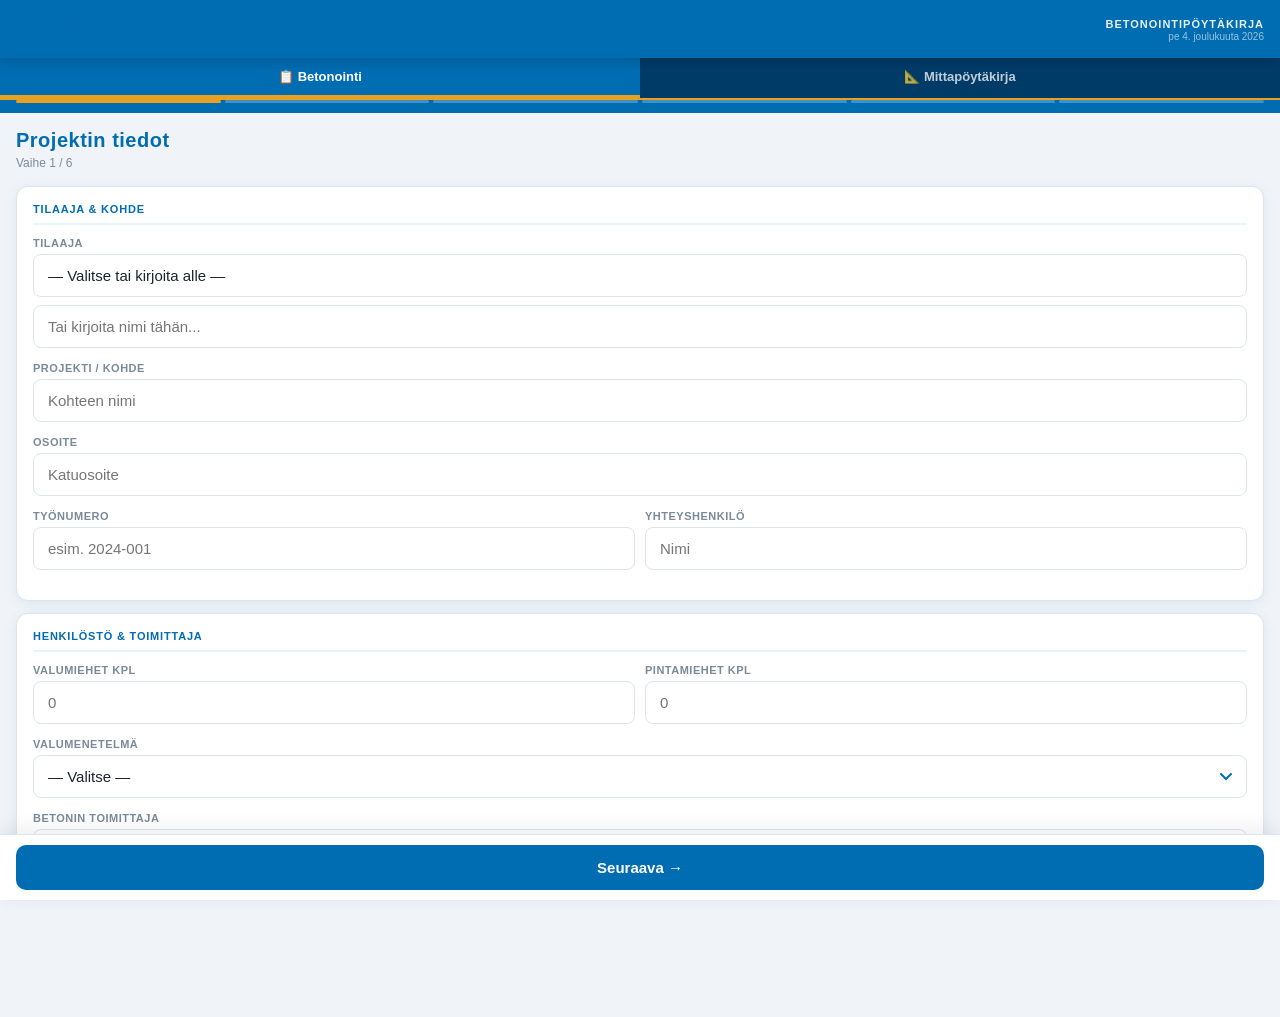
<file: index.html>
<!DOCTYPE html>
<html lang="fi">
<head>
<meta charset="UTF-8">
<meta name="viewport" content="width=device-width, initial-scale=1.0, maximum-scale=1.0, user-scalable=no">
<meta name="apple-mobile-web-app-capable" content="yes">
<meta name="mobile-web-app-capable" content="yes">
<meta name="theme-color" content="#006CB1">
<link rel="manifest" href="app-manifest.json">
<title>BC Floors – Betonointipöytäkirja</title>
<style>


  :root {
    --blue: #006CB1;
    --blue-dark: #00528a;
    --blue-light: #e8f4fc;
    --orange: #e8a020;
    --bg: #f0f4f8;
    --card: #ffffff;
    --border: #dde4ec;
    --text: #1a2530;
    --label: #006CB1;
    --muted: #7a8a9a;
    --radius: 12px;
    --shadow: 0 2px 12px rgba(0,108,177,0.10);
  }

  * { box-sizing: border-box; margin: 0; padding: 0; -webkit-tap-highlight-color: transparent; }

  body {
    font-family: Arial, sans-serif;
    background: var(--bg);
    color: var(--text);
    min-height: 100vh;
    padding-bottom: 100px;
  }

  /* ── APP HEADER ── */
  .app-header {
    background: var(--blue);
    padding: 14px 16px 12px;
    display: flex;
    align-items: center;
    justify-content: space-between;
    position: sticky;
    top: 0;
    z-index: 100;
    box-shadow: 0 2px 12px rgba(0,0,0,0.2);
  }
  .app-header img { height: 32px; width: auto; }
  .app-header-right { text-align: right; }
  .app-header-title { color: white; font-size: 11px; font-weight: 700; letter-spacing: 1px; opacity: 0.9; }
  .app-header-date { color: rgba(255,255,255,0.6); font-size: 10px; margin-top: 1px; }

  /* ── PROGRESS BAR ── */
  .progress-wrap {
    background: var(--blue-dark);
    padding: 0 16px 10px;
    background: var(--blue);
  }
  .progress-steps {
    display: flex;
    gap: 4px;
  }
  .step-dot {
    flex: 1;
    height: 3px;
    background: rgba(255,255,255,0.25);
    border-radius: 2px;
    transition: background 0.3s;
  }
  .step-dot.active { background: var(--orange); }
  .step-dot.done { background: rgba(255,255,255,0.7); }

  /* ── SECTIONS ── */
  .section {
    display: none;
    padding: 16px;
    animation: fadeIn 0.2s ease;
  }
  .section.active { display: block; }
  @keyframes fadeIn { from { opacity:0; transform:translateY(6px); } to { opacity:1; transform:translateY(0); } }

  .section-title {
    font-family: Arial, sans-serif;
    font-size: 20px;
    font-weight: 700;
    color: var(--blue);
    letter-spacing: 0.5px;
    margin-bottom: 4px;
  }
  .section-subtitle {
    font-size: 12px;
    color: var(--muted);
    margin-bottom: 16px;
  }

  /* ── CARDS ── */
  .card {
    background: var(--card);
    border-radius: var(--radius);
    padding: 16px;
    margin-bottom: 12px;
    box-shadow: var(--shadow);
    border: 1px solid var(--border);
  }
  .card-title {
    font-size: 11px;
    font-weight: 700;
    color: var(--blue);
    letter-spacing: 0.8px;
    text-transform: uppercase;
    margin-bottom: 12px;
    padding-bottom: 8px;
    border-bottom: 2px solid var(--blue-light);
  }

  /* ── FIELDS ── */
  .field {
    margin-bottom: 14px;
  }
  .field:last-child { margin-bottom: 0; }
  .field label {
    display: block;
    font-size: 11px;
    font-weight: 600;
    color: var(--muted);
    text-transform: uppercase;
    letter-spacing: 0.5px;
    margin-bottom: 5px;
  }
  .field input, .field select, .field textarea {
    width: 100%;
    padding: 12px 14px;
    border: 1.5px solid var(--border);
    border-radius: 8px;
    font-family: Arial, sans-serif;
    font-size: 15px;
    color: var(--text);
    background: white;
    outline: none;
    transition: border-color 0.2s, box-shadow 0.2s;
    -webkit-appearance: none;
    appearance: none;
  }
  .field input:focus, .field select:focus, .field textarea:focus {
    border-color: var(--blue);
    box-shadow: 0 0 0 3px rgba(0,108,177,0.12);
  }
  .field select {
    background-image: url("data:image/svg+xml,%3Csvg xmlns='http://www.w3.org/2000/svg' width='12' height='8' viewBox='0 0 12 8'%3E%3Cpath d='M1 1l5 5 5-5' stroke='%23006CB1' stroke-width='2' fill='none' stroke-linecap='round'/%3E%3C/svg%3E");
    background-repeat: no-repeat;
    background-position: right 14px center;
    padding-right: 38px;
  }
  .field textarea {
    resize: none;
    height: 80px;
    line-height: 1.5;
  }
  .field-row {
    display: grid;
    grid-template-columns: 1fr 1fr;
    gap: 10px;
  }
  .field-row3 {
    display: grid;
    grid-template-columns: 1fr 1fr 1fr;
    gap: 8px;
  }

  /* ── CHECKBOXES ── */
  .check-grid {
    display: flex;
    flex-wrap: wrap;
    gap: 8px;
  }
  .check-pill {
    display: flex;
    align-items: center;
    gap: 6px;
    background: var(--blue-light);
    border: 1.5px solid var(--border);
    border-radius: 20px;
    padding: 6px 12px;
    cursor: pointer;
    transition: all 0.15s;
    user-select: none;
  }
  .check-pill input { display: none; }
  .check-pill span {
    font-size: 13px;
    font-weight: 600;
    color: var(--muted);
  }
  .check-pill.checked {
    background: var(--blue);
    border-color: var(--blue);
  }
  .check-pill.checked span { color: white; }

  /* ── YES/NO TOGGLE ── */
  .toggle-row {
    display: flex;
    align-items: center;
    justify-content: space-between;
    padding: 10px 0;
    border-bottom: 1px solid var(--border);
  }
  .toggle-row:last-child { border-bottom: none; }
  .toggle-label {
    font-size: 14px;
    font-weight: 500;
    color: var(--text);
    flex: 1;
  }
  .toggle-sub {
    font-size: 12px;
    color: var(--muted);
    margin-top: 2px;
  }
  .toggle-btns {
    display: flex;
    border-radius: 8px;
    overflow: hidden;
    border: 1.5px solid var(--border);
    flex-shrink: 0;
  }
  .toggle-btn {
    padding: 8px 16px;
    font-family: Arial, sans-serif;
    font-size: 13px;
    font-weight: 600;
    border: none;
    background: white;
    color: var(--muted);
    cursor: pointer;
    transition: all 0.15s;
  }
  .toggle-btn + .toggle-btn { border-left: 1.5px solid var(--border); }
  .toggle-btn.active-yes { background: #22c55e; color: white; }
  .toggle-btn.active-no  { background: #ef4444; color: white; }

  /* ── DROPDOWN AFTER TOGGLE ── */
  .sub-select {
    margin-top: 8px;
    display: none;
  }
  .sub-select.visible { display: block; }

  /* ── SIGNATURE ── */
  .sig-canvas {
    width: 100%;
    height: 120px;
    border: 2px dashed var(--border);
    border-radius: 10px;
    background: #fafbfc;
    display: block;
    touch-action: none;
    cursor: crosshair;
  }
  .sig-canvas.has-sig {
    border-color: var(--blue);
    border-style: solid;
    background: white;
  }
  .sig-actions {
    display: flex;
    justify-content: space-between;
    align-items: center;
    margin-top: 6px;
  }
  .sig-hint { font-size: 11px; color: var(--muted); }
  .sig-clear {
    font-family: Arial, sans-serif;
    font-size: 12px;
    font-weight: 600;
    color: var(--muted);
    background: none;
    border: 1px solid var(--border);
    border-radius: 6px;
    padding: 4px 10px;
    cursor: pointer;
  }

  /* ── TIME FIELDS ── */
  .time-now-btn {
    position: absolute;
    right: 10px;
    top: 50%;
    transform: translateY(-50%);
    font-size: 10px;
    font-weight: 700;
    color: var(--blue);
    background: var(--blue-light);
    border: none;
    border-radius: 4px;
    padding: 3px 7px;
    cursor: pointer;
  }
  .field-relative { position: relative; }

  /* ── BOTTOM NAV ── */
  .bottom-nav {
    position: fixed;
    bottom: 0;
    left: 0;
    right: 0;
    background: white;
    border-top: 1px solid var(--border);
    display: flex;
    padding: 10px 16px;
    gap: 10px;
    box-shadow: 0 -4px 20px rgba(0,0,0,0.08);
    z-index: 100;
  }
  .btn-back {
    flex: 1;
    padding: 14px;
    border-radius: 10px;
    border: 2px solid var(--border);
    background: white;
    font-family: Arial, sans-serif;
    font-size: 15px;
    font-weight: 700;
    color: var(--muted);
    cursor: pointer;
  }
  .btn-next {
    flex: 2;
    padding: 14px;
    border-radius: 10px;
    border: none;
    background: var(--blue);
    font-family: Arial, sans-serif;
    font-size: 15px;
    font-weight: 700;
    color: white;
    cursor: pointer;
    display: flex;
    align-items: center;
    justify-content: center;
    gap: 6px;
    transition: background 0.15s;
  }
  .btn-next:active { background: var(--blue-dark); }
  .btn-finish {
    flex: 2;
    padding: 14px;
    border-radius: 10px;
    border: none;
    background: var(--orange);
    font-family: Arial, sans-serif;
    font-size: 15px;
    font-weight: 700;
    color: white;
    cursor: pointer;
    transition: background 0.15s;
  }

  /* ── SUMMARY ── */
  .summary-row {
    display: flex;
    justify-content: space-between;
    padding: 8px 0;
    border-bottom: 1px solid var(--border);
    font-size: 13px;
  }
  .summary-row:last-child { border-bottom: none; }
  .summary-key { color: var(--muted); font-weight: 500; }
  .summary-val { font-weight: 600; color: var(--text); text-align: right; max-width: 55%; }

  /* ── SUCCESS ── */
  .success-screen {
    display: none;
    flex-direction: column;
    align-items: center;
    justify-content: center;
    min-height: 70vh;
    padding: 32px;
    text-align: center;
  }
  .success-screen.active { display: flex; }
  .success-icon {
    font-size: 64px;
    margin-bottom: 20px;
    animation: pop 0.4s cubic-bezier(0.175,0.885,0.32,1.275);
  }
  @keyframes pop { from{transform:scale(0)} to{transform:scale(1)} }
  .success-title { font-family: 'Barlow Condensed',sans-serif; font-size: 28px; font-weight: 800; color: var(--blue); margin-bottom: 8px; }
  .success-sub { font-size: 14px; color: var(--muted); margin-bottom: 32px; }
  .btn-download {
    width: 100%;
    padding: 16px;
    border-radius: 12px;
    border: none;
    background: var(--blue);
    color: white;
    font-family: Arial, sans-serif;
    font-size: 16px;
    font-weight: 700;
    cursor: pointer;
    margin-bottom: 12px;
  }
  .btn-new {
    width: 100%;
    padding: 14px;
    border-radius: 12px;
    border: 2px solid var(--border);
    background: white;
    color: var(--muted);
    font-family: Arial, sans-serif;
    font-size: 15px;
    font-weight: 700;
    cursor: pointer;
  }
</style>
</head>
<body>

<!-- APP HEADER -->
<div class="app-header">
  <img src="[data-uri]" alt="BC Floors">
  <div class="app-header-right">
    <div class="app-header-title">BETONOINTIPÖYTÄKIRJA</div>
    <div class="app-header-date" id="headerDate"></div>
  </div>
</div>

<!-- TAB NAV -->
<div style="background:#004f8a;display:flex;border-bottom:2px solid #e8a020;">
  <button id="tab-betoni" onclick="switchTab('betoni')" style="flex:1;padding:11px;background:#006CB1;color:white;border:none;font-family:Arial,sans-serif;font-size:13px;font-weight:700;cursor:pointer;border-bottom:3px solid #e8a020;">📋 Betonointi</button>
  <button id="tab-mitta" onclick="switchTab('mitta')" style="flex:1;padding:11px;background:rgba(0,0,0,0.25);color:rgba(255,255,255,0.75);border:none;font-family:Arial,sans-serif;font-size:13px;font-weight:700;cursor:pointer;border-bottom:3px solid transparent;">📐 Mittapöytäkirja</button>
</div>

<!-- BETONI WRAPPER -->
<div id="betoni-wrapper">

<!-- PROGRESS -->
<div class="progress-wrap">
  <div class="progress-steps" id="progressSteps"></div>
</div>

<!-- ═══ VAIHE 1: PROJEKTI ═══ -->
<div class="section active" id="s1">
  <div class="section-title">Projektin tiedot</div>
  <div class="section-subtitle">Vaihe 1 / 6</div>

  <div class="card">
    <div class="card-title">Tilaaja & kohde</div>
    <div class="field">
      <label>Tilaaja</label>
      <select onchange="tilaajaPick(this)" style="width:100%;padding:12px 14px;border:1.5px solid #dde4ec;border-radius:8px;font-family:Arial,sans-serif;font-size:15px;color:#1a2530;background:white;margin-bottom:8px;-webkit-appearance:none;">
          <option value="">— Valitse tai kirjoita alle —</option>
          <option>Tekova Oyj</option>
          <option>Best-Hall Oy</option>
          <option>TT-Estate Oy</option>
          <option>Brand toimitilat Oy</option>
          <option>Jalon Oy</option>
          <option>Jatke Oy</option>
          <option>Jatke Toimitilat Oy</option>
          <option>Varte Oy</option>
        </select>
        <input type="text" id="tilaaja" placeholder="Tai kirjoita nimi tähän...">
    </div>
    <div class="field">
      <label>Projekti / Kohde</label>
      <input type="text" id="projekti" placeholder="Kohteen nimi">
    </div>
    <div class="field">
      <label>Osoite</label>
      <input type="text" id="osoite" placeholder="Katuosoite">
    </div>
    <div class="field-row">
      <div class="field">
        <label>Työnumero</label>
        <input type="text" id="tyonumero" placeholder="esim. 2024-001">
      </div>
      <div class="field">
        <label>Yhteyshenkilö</label>
        <input type="text" id="yhteyshenkilö" placeholder="Nimi">
      </div>
    </div>
  </div>

  <div class="card">
    <div class="card-title">Henkilöstö & toimittaja</div>
    <div class="field-row">
      <div class="field">
        <label>Valumiehet kpl</label>
        <input type="number" id="valumiehet" min="0" placeholder="0">
      </div>
      <div class="field">
        <label>Pintamiehet kpl</label>
        <input type="number" id="pintamiehet" min="0" placeholder="0">
      </div>
    </div>
    <div class="field">
      <label>Valumenetelmä</label>
      <select id="valumetodi">
        <option value="">— Valitse —</option>
        <option>Käsinvalu</option>
        <option>Konevalu</option>
        
      </select>
    </div>
    <div class="field">
      <label>Betonin toimittaja</label>
      <select id="toimittaja">
        <option value="">— Valitse —</option>
        <option>Rudus Oy</option>
        <option>Ruskonbetoni Oy</option>
        <option>Mäkirekolan Betoni Oy</option>
        <option>Schwenk Oy</option>
            <option>Lujabetoni Oy</option>
            <option>Swerock Oy</option>
      </select>
    </div>
  </div>
</div>

<!-- ═══ VAIHE 2: VALUALUE ═══ -->
<div class="section" id="s2">
  <div class="section-title">Valualue & rakenne</div>
  <div class="section-subtitle">Vaihe 2 / 6</div>

  <div class="card">
    <div class="card-title">Sijainti</div>
    <div class="field">
      <label>Valualue / sijainti</label>
      <input type="text" id="valualue" placeholder="esim. Varasto, 1. kerros">
    </div>
    <div class="field-row">
      <div class="field">
        <label>Rakennetyyppi</label>
        <input type="text" id="rakennetyyppi" placeholder="esim. AP1">
      </div>
      <div class="field">
        <label>Kerros</label>
        <input type="text" id="kerros" placeholder="esim. 1">
      </div>
    </div>
  </div>

  <div class="card">
    <div class="card-title">Mitat & betonimäärät</div>
    <div class="field-row">
      <div class="field">
        <label>Neliömäärä m²</label>
        <input type="number" id="neliomaara" step="0.1" placeholder="0.0" oninput="laskeBetoni()">
      </div>
      <div class="field">
        <label>Paksuus mm</label>
        <input type="number" id="paksuus" placeholder="0" oninput="laskeBetoni()">
      </div>
    </div>
    <div class="field-row">
      <div class="field">
        <label>Teor. betoni m³</label>
        <input type="number" id="teorBetoni" step="0.01" placeholder="Lasketaan automaattisesti" readonly style="background:#e8f4fc;color:#006CB1;font-weight:700;">
      </div>
      <div class="field">
        <label>Tot. betoni m³</label>
        <input type="number" id="totBetoni" step="0.1" placeholder="0.0">
      </div>
    </div>
  </div>
</div>

<!-- ═══ VAIHE 3: BETONI ═══ -->
<div class="section" id="s3">
  <div class="section-title">Betonin tiedot</div>
  <div class="section-subtitle">Vaihe 3 / 6</div>

  <div class="card">
    <div class="card-title">Lujuus & ominaisuudet</div>
    <div class="field">
      <label>Lujuusluokka</label>
      <select id="lujuus">
        <option value="">— Valitse —</option>
        <option>C25/30</option>
        <option>C30/37</option>
        <option>C32/40</option>
        <option>C35/45</option>
      </select>
    </div>
    <div class="field-row">
      <div class="field">
        <label>Raekoko</label>
        <select id="raekoko">
          <option value="">— Valitse —</option>
          <option>#8 mm</option>
          <option>#16 mm</option>
          <option>#32 mm</option>
        </select>
      </div>
      <div class="field">
        <label>Käyttöikä</label>
        <select id="kayttoika">
          <option value="">— Valitse —</option>
          <option>50 v</option>
          <option>100 v</option>
        </select>
      </div>
    </div>
    <div class="field-row">
      <div class="field">
        <label>Kuitumäärä kg/m³</label>
        <select id="kuitumaara"><option value="">— Valitse —</option>
            <option>15 kg/m³</option>
            <option>20 kg/m³</option>
            <option>25 kg/m³</option>
            <option>30 kg/m³</option>
            <option>35 kg/m³</option>
            <option>40 kg/m³</option>
            <option>3,5 kg/m³</option>
            <option>0,9 kg/m³</option></select>
      </div>
      <div class="field">
        <label>Kuitutyyppi</label>
        <select id="kuitutyyppi">
          <option value="">— Valitse —</option>
          <option>Arcelor HE 90/60</option>
          <option>Arcelor HE 90/60+</option>
          <option>Arcelor HE 1/50</option>
          <option>Forta-Ferro</option>
          <option>LHT 50/50</option>
          <option>LHO 50/50</option>
          <option>CHT 65/60</option>
          <option>CHO 80/60</option>
            <option>Arcelor Tabix 90/35</option>
            <option>Arcelor HE +90/60</option>
            <option>Arcelor HE ++90/60</option>
        </select>
      </div>
    </div>
    <div class="field">
      <label>Lisäaineet</label>
      <select id="lisaaineet">
        <option value="">— Ei lisäaineita —</option>
        <option>Sikacontrol</option>
        <option>Dry D1</option>
            <option>Centrament SRA 1</option>
      </select>
    </div>
  </div>

  <div class="card">
    <div class="card-title">Rasitusluokka</div>
    <div class="check-grid" id="rasitusGrid">
      <label class="check-pill"><input type="checkbox" value="XC1"><span>XC1</span></label>
      <label class="check-pill"><input type="checkbox" value="XC2"><span>XC2</span></label>
      <label class="check-pill"><input type="checkbox" value="XC3"><span>XC3</span></label>
      <label class="check-pill"><input type="checkbox" value="XC4"><span>XC4</span></label>
      <label class="check-pill"><input type="checkbox" value="XF1"><span>XF1</span></label>
      <label class="check-pill"><input type="checkbox" value="XF2"><span>XF2</span></label>
      <label class="check-pill"><input type="checkbox" value="XF3"><span>XF3</span></label>
      <label class="check-pill"><input type="checkbox" value="XF4"><span>XF4</span></label>
      <label class="check-pill"><input type="checkbox" value="XD1"><span>XD1</span></label>
      <label class="check-pill"><input type="checkbox" value="XD2"><span>XD2</span></label>
      <label class="check-pill"><input type="checkbox" value="XD3"><span>XD3</span></label>
      <label class="check-pill"><input type="checkbox" value="XS1"><span>XS1</span></label>
      <label class="check-pill"><input type="checkbox" value="XS2"><span>XS2</span></label>
      <label class="check-pill"><input type="checkbox" value="XS3"><span>XS3</span></label>
      <label class="check-pill"><input type="checkbox" value="NP"><span>NP</span></label>
    </div>
  </div>

  <div class="card">
    <div class="field">
      <label>Muuta / lisätietoja</label>
      <textarea id="muuta" placeholder="Vapaa tekstikenttä..."></textarea>
    </div>
  </div>
</div>

<!-- ═══ VAIHE 4: VALU ═══ -->
<div class="section" id="s4">
  <div class="section-title">Valu</div>
  <div class="section-subtitle">Vaihe 4 / 6</div>

  <div class="card">
    <div class="card-title">Valun ajankohta</div>
    <div class="field-row">
      <div class="field field-relative">
        <label>Valu alkoi</label>
        <select id="valuAlkoi" style="width:100%;padding:12px 14px;border:1.5px solid #dde4ec;border-radius:8px;font-family:Arial,sans-serif;font-size:15px;color:#1a2530;background:white;-webkit-appearance:none;">
<option value="">— Valitse —</option>
<option>05:00</option>
<option>05:30</option>
<option>06:00</option>
<option>06:30</option>
<option>07:00</option>
<option>07:30</option>
<option>08:00</option>
<option>08:30</option>
<option>09:00</option>
<option>09:30</option>
<option>10:00</option>
<option>10:30</option>
<option>11:00</option>
<option>11:30</option>
<option>12:00</option>
<option>12:30</option>
<option>13:00</option>
<option>13:30</option>
<option>14:00</option>
<option>14:30</option>
<option>15:00</option>
<option>15:30</option>
<option>16:00</option>
<option>16:30</option>
<option>17:00</option>
<option>17:30</option>
<option>18:00</option>
<option>18:30</option>
<option>19:00</option>
<option>19:30</option>
<option>20:00</option>
<option>20:30</option>
<option>21:00</option>
<option>21:30</option>
<option>22:00</option>
<option>22:30</option>
<option>23:00</option>
<option>23:30</option>
</select>
        <button class="time-now-btn" onclick="setNow('valuAlkoi')">NYT</button>
      </div>
      <div class="field field-relative">
        <label>Valu päättyi</label>
        <select id="valuPaattyi" style="width:100%;padding:12px 14px;border:1.5px solid #dde4ec;border-radius:8px;font-family:Arial,sans-serif;font-size:15px;color:#1a2530;background:white;-webkit-appearance:none;">
<option value="">— Valitse —</option>
<option>11:00</option>
<option>11:30</option>
<option>12:00</option>
<option>12:30</option>
<option>13:00</option>
<option>13:30</option>
<option>14:00</option>
<option>14:30</option>
<option>15:00</option>
<option>15:30</option>
<option>16:00</option>
<option>16:30</option>
<option>17:00</option>
<option>17:30</option>
<option>18:00</option>
<option>18:30</option>
<option>19:00</option>
<option>19:30</option>
<option>20:00</option>
<option>20:30</option>
<option>21:00</option>
<option>21:30</option>
<option>22:00</option>
<option>22:30</option>
<option>23:00</option>
<option>23:30</option>
</select>
        <button class="time-now-btn" onclick="setNow('valuPaattyi')">NYT</button>
      </div>
    </div>
    <div class="field-row">
      <div class="field">
        <label>Lämpötila alussa °C</label>
        <input type="number" id="lampAlussa" placeholder="0">
      </div>
      <div class="field">
        <label>Lämpötila lopussa °C</label>
        <input type="number" id="lampLopussa" placeholder="0">
      </div>
    </div>
  </div>

  <div class="card">
    <div class="card-title">Pintatyö</div>
    <div class="field-row">
      <div class="field field-relative">
        <label>Hierto alkoi</label>
        <select id="hiertoAlkoi" style="width:100%;padding:12px 14px;border:1.5px solid #dde4ec;border-radius:8px;font-family:Arial,sans-serif;font-size:15px;color:#1a2530;background:white;-webkit-appearance:none;">
<option value="">— Valitse —</option>
<option>11:00</option>
<option>11:30</option>
<option>12:00</option>
<option>12:30</option>
<option>13:00</option>
<option>13:30</option>
<option>14:00</option>
<option>14:30</option>
<option>15:00</option>
<option>15:30</option>
<option>16:00</option>
<option>16:30</option>
<option>17:00</option>
<option>17:30</option>
<option>18:00</option>
<option>18:30</option>
<option>19:00</option>
<option>19:30</option>
<option>20:00</option>
<option>20:30</option>
<option>21:00</option>
<option>21:30</option>
<option>22:00</option>
<option>22:30</option>
<option>23:00</option>
<option>23:30</option>
</select>
        <button class="time-now-btn" onclick="setNow('hiertoAlkoi')">NYT</button>
      </div>
      <div class="field field-relative">
        <label>Hierto päättyi</label>
        <select id="hiertoPaattyi" style="width:100%;padding:12px 14px;border:1.5px solid #dde4ec;border-radius:8px;font-family:Arial,sans-serif;font-size:15px;color:#1a2530;background:white;-webkit-appearance:none;">
<option value="">— Valitse —</option>
<option>16:00</option>
<option>16:30</option>
<option>17:00</option>
<option>17:30</option>
<option>18:00</option>
<option>18:30</option>
<option>19:00</option>
<option>19:30</option>
<option>20:00</option>
<option>20:30</option>
<option>21:00</option>
<option>21:30</option>
<option>22:00</option>
<option>22:30</option>
<option>23:00</option>
<option>23:30</option>
</select>
        <button class="time-now-btn" onclick="setNow('hiertoPaattyi')">NYT</button>
      </div>
    </div>
    <div class="field">
      <label>Pintatyön lämpötila °C</label>
      <input type="number" id="pintaLamp" placeholder="0">
    </div>
  </div>

  <div class="card">
    <div class="card-title">Huomiot valun aikana</div>
    <div class="field">
      <textarea id="valuHuomiot" placeholder="Kirjaa poikkeamat, huomiot..." style="height:100px"></textarea>
    </div>
  </div>
</div>

<!-- ═══ VAIHE 5: PINTATYÖ & JÄLKIHOITO ═══ -->
<div class="section" id="s5">
  <div class="section-title">Pintatyö & jälkihoito</div>
  <div class="section-subtitle">Vaihe 5 / 6</div>

  <div class="card">
    <div class="card-title">Pintatyö</div>
    <div class="toggle-row">
      <div>
        <div class="toggle-label">Betoni hierto</div>
      </div>
      <div class="toggle-btns">
        <button class="toggle-btn" onclick="toggleYN(this,'hierto','yes')">Kyllä</button>
        <button class="toggle-btn" onclick="toggleYN(this,'hierto','no')">Ei</button>
      </div>
    </div>
    <div class="toggle-row">
      <div>
        <div class="toggle-label">Pölynsidonta</div>
      </div>
      <div class="toggle-btns">
        <button class="toggle-btn" onclick="toggleYN(this,'poly','yes')">Kyllä</button>
        <button class="toggle-btn" onclick="toggleYN(this,'poly','no')">Ei</button>
      </div>
    </div>
    <div class="toggle-row">
      <div>
        <div class="toggle-label">Sirote</div>
      </div>
      <div class="toggle-btns">
        <button class="toggle-btn" onclick="toggleYN(this,'sirote','yes')">Kyllä</button>
        <button class="toggle-btn" onclick="toggleYN(this,'sirote','no')">Ei</button>
      </div>
    </div>
    <div class="sub-select" id="sirote-sub">
      <div class="field" style="margin-top:10px">
        <label>Sirote-tuote</label>
        <select id="siroteValinta">
          <option value="">— Valitse tuote —</option>
          <option>Herkulit Top 100</option>
          <option>Herkulit Top 400</option>
          <option>Sikafloor 100</option>
          <option>Sikafloor 200</option>
          <option>Sikafloor 450</option>
          <option>Sikafloor 800</option>
          <option>Sikafloor-2</option>
          <option>Neodur HE2</option>
          <option>Neodur HE3</option>
        </select>
      </div>
    </div>
  </div>

  <div class="card">
    <div class="card-title">Jälkihoito</div>
    <div class="toggle-row">
      <div><div class="toggle-label">Kastelu</div></div>
      <div class="toggle-btns">
        <button class="toggle-btn" onclick="toggleYN(this,'kastelu','yes')">Kyllä</button>
        <button class="toggle-btn" onclick="toggleYN(this,'kastelu','no')">Ei</button>
      </div>
    </div>
    <div class="toggle-row">
      <div><div class="toggle-label">Muovi</div></div>
      <div class="toggle-btns">
        <button class="toggle-btn" onclick="toggleYN(this,'muovi','yes')">Kyllä</button>
        <button class="toggle-btn" onclick="toggleYN(this,'muovi','no')">Ei</button>
      </div>
    </div>
    <div class="toggle-row">
      <div><div class="toggle-label">Välihoitoaine</div></div>
      <div class="toggle-btns">
        <button class="toggle-btn" onclick="toggleYN(this,'valihoito','yes')">Kyllä</button>
        <button class="toggle-btn" onclick="toggleYN(this,'valihoito','no')">Ei</button>
      </div>
    </div>
    <div class="sub-select" id="valihoito-sub">
      <div class="field" style="margin-top:10px">
        <label>Välihoitoaine-tuote</label>
        <select id="valihoitoValinta">
          <option value="">— Valitse tuote —</option>
          <option>Lindolit Pre-Curing</option>
          <option>MasterKure 3WB</option>
        </select>
      </div>
    </div>
    <div class="toggle-row">
      <div><div class="toggle-label">Jälkihoitoaine</div></div>
      <div class="toggle-btns">
        <button class="toggle-btn" onclick="toggleYN(this,'jalkihoito','yes')">Kyllä</button>
        <button class="toggle-btn" onclick="toggleYN(this,'jalkihoito','no')">Ei</button>
      </div>
    </div>
    <div class="sub-select" id="jalkihoito-sub">
      <div class="field" style="margin-top:10px">
        <label>Jälkihoitoaine-tuote</label>
        <select id="jalkihoitoValinta">
          <option value="">— Valitse tuote —</option>
          <option>Lindolit W</option>
          <option>MasterKure 216WB</option>
        </select>
      </div>
    </div>
  </div>

  <div class="card">
    <div class="field">
      <label>Jälkihoito & poikkeamat</label>
      <textarea id="jalkiHuomiot" placeholder="Jälkihoitohuomiot, poikkeamat..." style="height:80px"></textarea>
    </div>
  </div>
</div>

<!-- ═══ VAIHE 6: ALLEKIRJOITUKSET ═══ -->
<div class="section" id="s6">
  <div class="section-title">Allekirjoitukset</div>
  <div class="section-subtitle">Vaihe 6 / 6</div>

  <div class="card">
    <div class="card-title">Urakoitsijan allekirjoitus</div>
    <canvas id="sig1" class="sig-canvas" width="700" height="160"></canvas>
    <div class="sig-actions">
      <span class="sig-hint">✍️ Allekirjoita sormella</span>
      <button class="sig-clear" onclick="clearSig('sig1')">✕ Tyhjennä</button>
    </div>
    <div class="field" style="margin-top:12px">
      <label>Nimen selvennys</label>
      <input type="text" id="sig1name" placeholder="Kirjoita nimi">
    </div>
    <div class="field">
      <label>Päiväys</label>
      <input type="date" id="sig1date">
    </div>
  </div>

  <div class="card">
    <div class="card-title">Tilaajan allekirjoitus</div>
    <canvas id="sig2" class="sig-canvas" width="700" height="160"></canvas>
    <div class="sig-actions">
      <span class="sig-hint">✍️ Allekirjoita sormella</span>
      <button class="sig-clear" onclick="clearSig('sig2')">✕ Tyhjennä</button>
    </div>
    <div class="field" style="margin-top:12px">
      <label>Nimen selvennys</label>
      <input type="text" id="sig2name" placeholder="Kirjoita nimi">
    </div>
    <div class="field">
      <label>Päiväys</label>
      <input type="date" id="sig2date">
    </div>
  </div>
</div>

</div><!-- /betoni-wrapper -->

<!-- ═══ MITTAPÖYTÄKIRJA ═══ -->
<div id="mitta-wrapper" style="display:none;padding:16px;padding-bottom:100px;">
  <div style="font-family:Arial,sans-serif;font-size:20px;font-weight:700;color:#006CB1;margin-bottom:4px;">Mittapöytäkirja</div>
  <div style="font-size:12px;color:#7a8a9a;margin-bottom:16px;">BC Floors Oy</div>

  <!-- Perustiedot -->
  <div style="background:white;border-radius:12px;padding:16px;margin-bottom:12px;box-shadow:0 2px 12px rgba(0,108,177,0.10);border:1px solid #dde4ec;">
    <div style="font-size:11px;font-weight:700;color:#006CB1;letter-spacing:0.8px;text-transform:uppercase;margin-bottom:12px;padding-bottom:8px;border-bottom:2px solid #e8f4fc;">Perustiedot</div>
    <div style="margin-bottom:14px;">
      <label style="display:block;font-size:11px;font-weight:600;color:#7a8a9a;text-transform:uppercase;letter-spacing:0.5px;margin-bottom:5px;">Tilaaja</label>
      <select onchange="mittaTilaajaPick(this)" style="width:100%;padding:12px 14px;border:1.5px solid #dde4ec;border-radius:8px;font-family:Arial,sans-serif;font-size:15px;color:#1a2530;background:white;margin-bottom:8px;-webkit-appearance:none;">
        <option value="">— Valitse —</option>
        <option>Tekova Oyj</option><option>Best-Hall Oy</option><option>TT-Estate Oy</option>
        <option>Brand toimitilat Oy</option><option>Jalon Oy</option><option>Jatke Oy</option>
        <option>Jatke Toimitilat Oy</option><option>Varte Oy</option>
        <option value="__muu__">Muu (kirjoita alle)</option>
      </select>
      <input type="text" id="m_tilaaja" placeholder="tai kirjoita nimi..." style="display:none;" style="width:100%;padding:12px 14px;border:1.5px solid #dde4ec;border-radius:8px;font-family:Arial,sans-serif;font-size:15px;color:#1a2530;background:white;outline:none;">
    </div>
    <div style="display:grid;grid-template-columns:1fr 1fr;gap:10px;margin-bottom:14px;">
      <div>
        <label style="display:block;font-size:11px;font-weight:600;color:#7a8a9a;text-transform:uppercase;letter-spacing:0.5px;margin-bottom:5px;">Työmaa</label>
        <input type="text" id="m_tyomaa" placeholder="Kohteen nimi" style="width:100%;padding:12px 14px;border:1.5px solid #dde4ec;border-radius:8px;font-family:Arial,sans-serif;font-size:15px;color:#1a2530;outline:none;">
      </div>
      <div>
        <label style="display:block;font-size:11px;font-weight:600;color:#7a8a9a;text-transform:uppercase;letter-spacing:0.5px;margin-bottom:5px;">Työ nro</label>
        <input type="text" id="m_tyonro" placeholder="2026-001" style="width:100%;padding:12px 14px;border:1.5px solid #dde4ec;border-radius:8px;font-family:Arial,sans-serif;font-size:15px;color:#1a2530;outline:none;">
      </div>
    </div>
    <div style="display:grid;grid-template-columns:1fr 1fr;gap:10px;">
      <div>
        <label style="display:block;font-size:11px;font-weight:600;color:#7a8a9a;text-transform:uppercase;letter-spacing:0.5px;margin-bottom:5px;">Tilaajan tj</label>
        <input type="text" id="m_tj" placeholder="Nimi" style="width:100%;padding:12px 14px;border:1.5px solid #dde4ec;border-radius:8px;font-family:Arial,sans-serif;font-size:15px;color:#1a2530;outline:none;">
      </div>
      <div>
        <label style="display:block;font-size:11px;font-weight:600;color:#7a8a9a;text-transform:uppercase;letter-spacing:0.5px;margin-bottom:5px;">Päiväys</label>
        <input type="date" id="m_pvm" style="cursor:pointer;" style="width:100%;padding:12px 14px;border:1.5px solid #dde4ec;border-radius:8px;font-family:Arial,sans-serif;font-size:15px;color:#1a2530;outline:none;">
      </div>
    </div>
  </div>

  <!-- Rivit -->
  <div style="background:white;border-radius:12px;padding:16px;margin-bottom:12px;box-shadow:0 2px 12px rgba(0,108,177,0.10);border:1px solid #dde4ec;">
    <div style="font-size:11px;font-weight:700;color:#006CB1;letter-spacing:0.8px;text-transform:uppercase;margin-bottom:12px;padding-bottom:8px;border-bottom:2px solid #e8f4fc;">Mittarivit</div>
    <div id="mittaRows"></div>
    <button onclick="addMittaRow()" style="width:100%;margin-top:8px;padding:12px;background:#e8f4fc;border:1.5px dashed #006CB1;color:#006CB1;font-family:Arial,sans-serif;font-size:14px;font-weight:700;border-radius:8px;cursor:pointer;">+ Lisää rivi</button>
  </div>

  <!-- Yhteensä -->
  <div style="background:#006CB1;border-radius:12px;padding:14px 16px;margin-bottom:12px;display:flex;justify-content:space-between;align-items:center;">
    <span style="color:white;font-weight:700;font-size:14px;letter-spacing:0.5px;">YHTEENSÄ</span>
    <span style="color:#e8a020;font-weight:700;font-size:18px;" id="mittaTotal">0,00 €</span>
  </div>

  <!-- Allekirjoitukset -->
  <div style="background:white;border-radius:12px;padding:16px;margin-bottom:12px;box-shadow:0 2px 12px rgba(0,108,177,0.10);border:1px solid #dde4ec;">
    <div style="font-size:11px;font-weight:700;color:#006CB1;letter-spacing:0.8px;text-transform:uppercase;margin-bottom:12px;padding-bottom:8px;border-bottom:2px solid #e8f4fc;">Allekirjoitukset</div>
    <div style="margin-bottom:16px;">
      <div style="font-size:11px;font-weight:600;color:#7a8a9a;margin-bottom:6px;">TILAAJAN EDUSTAJA</div>
      <canvas id="msig1" width="700" height="120" style="width:100%;height:100px;border:2px dashed #dde4ec;border-radius:8px;background:#fafbfc;display:block;touch-action:none;cursor:crosshair;"></canvas>
      <div style="display:flex;justify-content:space-between;margin:4px 0 8px;"><span style="font-size:11px;color:#aaa;">✍️ Allekirjoita sormella</span><button onclick="clearSig('msig1')" style="font-family:Arial,sans-serif;font-size:11px;color:#aaa;background:none;border:1px solid #dde4ec;border-radius:4px;padding:3px 8px;cursor:pointer;">✕</button></div>
      <input type="text" id="msig1name" placeholder="Nimen selvennys" style="width:100%;padding:10px 12px;border:1.5px solid #dde4ec;border-radius:8px;font-family:Arial,sans-serif;font-size:14px;color:#1a2530;outline:none;">
    </div>
    <div>
      <div style="font-size:11px;font-weight:600;color:#7a8a9a;margin-bottom:6px;">URAKOITSIJAN EDUSTAJA</div>
      <canvas id="msig2" width="700" height="120" style="width:100%;height:100px;border:2px dashed #dde4ec;border-radius:8px;background:#fafbfc;display:block;touch-action:none;cursor:crosshair;"></canvas>
      <div style="display:flex;justify-content:space-between;margin:4px 0 8px;"><span style="font-size:11px;color:#aaa;">✍️ Allekirjoita sormella</span><button onclick="clearSig('msig2')" style="font-family:Arial,sans-serif;font-size:11px;color:#aaa;background:none;border:1px solid #dde4ec;border-radius:4px;padding:3px 8px;cursor:pointer;">✕</button></div>
      <input type="text" id="msig2name" placeholder="Nimen selvennys"  style="width:100%;padding:10px 12px;border:1.5px solid #dde4ec;border-radius:8px;font-family:Arial,sans-serif;font-size:14px;color:#1a2530;outline:none;">
    </div>
  </div>

  <button onclick="showMittaPreview()" style="width:100%;padding:16px;border-radius:12px;border:none;background:#006CB1;color:white;font-family:Arial,sans-serif;font-size:16px;font-weight:700;cursor:pointer;margin-bottom:8px;">📄 Näytä & tulosta</button>
</div>

<!-- ═══ VALMIS ═══ -->
<div class="success-screen" id="successScreen">
  <div class="success-icon">✅</div>
  <div class="success-title">Pöytäkirja valmis!</div>
  <div class="success-sub" id="successSub"></div>
  <button class="btn-download" onclick="showPreview()">📄 Näytä & tulosta pöytäkirja</button>
  <button class="btn-new" onclick="newForm()">+ Uusi pöytäkirja</button>
</div>

<!-- BOTTOM NAV -->
<div class="bottom-nav" id="bottomNav">
  <button class="btn-back" id="btnBack" onclick="prevStep()" style="display:none">← Takaisin</button>
  <button class="btn-next" id="btnNext" onclick="nextStep()">Seuraava →</button>
</div>

<script>
const TOTAL = 6;
let current = 1;
const yn = {};

// ── INIT ──────────────────────────────────────────────────
document.addEventListener('DOMContentLoaded', function() {
  var today = new Date();
  document.getElementById('headerDate').textContent =
    today.toLocaleDateString('fi-FI', {weekday:'short', day:'numeric', month:'long', year:'numeric'});
  var iso = today.toISOString().split('T')[0];
  document.getElementById('sig1date').value = iso;
  document.getElementById('sig2date').value = iso;
  buildProgress();
  initCanvas('sig1');
  initCanvas('sig2');
});

// ── PROGRESS ──────────────────────────────────────────────
function buildProgress() {
  var wrap = document.getElementById('progressSteps');
  wrap.innerHTML = '';
  for (var i = 1; i <= TOTAL; i++) {
    var d = document.createElement('div');
    d.className = 'step-dot' + (i < current ? ' done' : i === current ? ' active' : '');
    wrap.appendChild(d);
  }
}

// ── NAVIGATION ────────────────────────────────────────────
function nextStep() {
  if (current < TOTAL) {
    document.getElementById('s'+current).classList.remove('active');
    current++;
    document.getElementById('s'+current).classList.add('active');
    window.scrollTo(0,0);
    updateNav();
    buildProgress();
  } else {
    finishForm();
  }
}

function prevStep() {
  if (current > 1) {
    document.getElementById('s'+current).classList.remove('active');
    current--;
    document.getElementById('s'+current).classList.add('active');
    window.scrollTo(0,0);
    updateNav();
    buildProgress();
  }
}

function updateNav() {
  var back = document.getElementById('btnBack');
  var next = document.getElementById('btnNext');
  back.style.display = current > 1 ? 'block' : 'none';
  if (current === TOTAL) {
    next.textContent = '✓ Valmis';
    next.className = 'btn-finish';
  } else {
    next.textContent = 'Seuraava →';
    next.className = 'btn-next';
  }
}

// ── TOGGLES ───────────────────────────────────────────────
function toggleYN(btn, name, val) {
  yn[name] = val;
  var btns = btn.parentElement.querySelectorAll('.toggle-btn');
  btns[0].className = 'toggle-btn' + (val==='yes' ? ' active-yes' : '');
  btns[1].className = 'toggle-btn' + (val==='no'  ? ' active-no'  : '');
  // Show/hide sub-select
  var sub = document.getElementById(name+'-sub');
  if (sub) sub.className = 'sub-select' + (val==='yes' ? ' visible' : '');
}

// ── CHECKBOXES ────────────────────────────────────────────
function togglePill(el) {
  el.classList.toggle('checked');
  el.querySelector('input').checked = el.classList.contains('checked');
}

// Better mobile touch handling for pills
document.addEventListener('DOMContentLoaded', function() {
  document.querySelectorAll('.check-pill').forEach(function(pill) {
    pill.addEventListener('click', function(e) {
      e.preventDefault();
      pill.classList.toggle('checked');
      pill.querySelector('input').checked = pill.classList.contains('checked');
    });
    pill.addEventListener('touchend', function(e) {
      e.preventDefault();
      pill.classList.toggle('checked');
      pill.querySelector('input').checked = pill.classList.contains('checked');
    });
  });
});

// ── TIME NOW ──────────────────────────────────────────────
function setNow(id) {
  var now = new Date();
  var h = String(now.getHours()).padStart(2,'0');
  var m = String(now.getMinutes()).padStart(2,'0');
  document.getElementById(id).value = h+':'+m;
}

// ── CANVAS SIGNATURE ──────────────────────────────────────
function initCanvas(id) {
  var canvas = document.getElementById(id);
  if (!canvas) return;
  var ctx = canvas.getContext('2d');
  var drawing = false;
  var lx = 0, ly = 0;

  function pos(e) {
    var r = canvas.getBoundingClientRect();
    var sx = canvas.width / r.width;
    var sy = canvas.height / r.height;
    if (e.touches) return {
      x: (e.touches[0].clientX - r.left) * sx,
      y: (e.touches[0].clientY - r.top) * sy
    };
    return { x: (e.clientX - r.left)*sx, y: (e.clientY - r.top)*sy };
  }

  function start(e) {
    e.preventDefault(); drawing = true;
    var p = pos(e); lx = p.x; ly = p.y;
    ctx.beginPath(); ctx.arc(lx, ly, 1.5, 0, Math.PI*2);
    ctx.fillStyle = '#1a2530'; ctx.fill();
    canvas.classList.add('has-sig');
  }
  function draw(e) {
    if (!drawing) return; e.preventDefault();
    var p = pos(e);
    ctx.beginPath(); ctx.moveTo(lx, ly); ctx.lineTo(p.x, p.y);
    ctx.strokeStyle = '#1a2530'; ctx.lineWidth = 2.5;
    ctx.lineCap = 'round'; ctx.lineJoin = 'round'; ctx.stroke();
    lx = p.x; ly = p.y;
  }
  function stop() { drawing = false; }

  canvas.addEventListener('mousedown', start);
  canvas.addEventListener('mousemove', draw);
  canvas.addEventListener('mouseup', stop);
  canvas.addEventListener('mouseleave', stop);
  canvas.addEventListener('touchstart', start, {passive:false});
  canvas.addEventListener('touchmove', draw, {passive:false});
  canvas.addEventListener('touchend', stop);
}

function clearSig(id) {
  var c = document.getElementById(id);
  c.getContext('2d').clearRect(0,0,c.width,c.height);
  c.classList.remove('has-sig');
}

// ── FINISH ────────────────────────────────────────────────
function finishForm() {
  document.getElementById('s'+current).classList.remove('active');
  document.getElementById('bottomNav').style.display = 'none';
  document.getElementById('successScreen').classList.add('active');
  var proj = document.getElementById('projekti').value || 'Nimetön kohde';
  var date = new Date().toLocaleDateString('fi-FI');
  document.getElementById('successSub').textContent = proj + ' · ' + date;
}

function newForm() {
  location.reload();
}

function g(id) {
  var el = document.getElementById(id);
  return el ? el.value : '';
}

function getChecked(gridId) {
  var pills = document.querySelectorAll('#'+gridId+' .check-pill.checked span');
  return Array.from(pills).map(function(p){return p.textContent;}).join(', ') || '—';
}

function getYN(name) {
  return yn[name] === 'yes' ? 'Kyllä' : yn[name] === 'no' ? 'Ei' : '—';
}

function getSigImg(id) {
  var c = document.getElementById(id);
  return c.classList.contains('has-sig') ? c.toDataURL() : null;
}

function showPreview() {
  var proj = g('projekti') || 'Nimetön';
  var date = new Date().toLocaleDateString('fi-FI');
  var sig1img = getSigImg('sig1');
  var sig2img = getSigImg('sig2');

  var html = buildPDF(proj, date, sig1img, sig2img);

  document.getElementById('previewContent').innerHTML = html;
  document.getElementById('previewModal').style.display = 'block';
  window.scrollTo(0,0);
}

function closePreview() {
  document.getElementById('previewModal').style.display = 'none';
}

function buildPDF(proj, date, sig1img, sig2img) {
  return `<style>
    .pb{font-family:Arial,sans-serif;font-size:11px;color:#1a2530;padding:10px;}
    .ph{background:#006CB1;padding:10px 14px;display:flex;justify-content:space-between;align-items:center;border-bottom:3px solid #e8a020;margin:-0px;}
    .ph img{height:28px;}
    .ph-r{text-align:right;color:white;}
    .ph-t{font-size:12px;font-weight:700;}
    .ph-s{font-size:8px;opacity:0.7;}
    .st{background:#006CB1;color:white;font-size:8px;font-weight:700;letter-spacing:1px;padding:3px 8px;margin:8px 0 4px;}
    .row{display:flex;gap:3px;margin-bottom:3px;}
    .f{flex:1;background:#f2f5f8;border:1px solid #c8d0d8;padding:3px 5px;min-height:22px;}
    .fl{font-size:6px;color:#006CB1;font-weight:700;text-transform:uppercase;margin-bottom:1px;}
    .fv{font-size:10px;font-weight:500;}
    .sigs{display:flex;gap:8px;padding:8px 0;border-top:1px solid #c8d0d8;margin-top:8px;}
    .sig{flex:1;}
    .sig-t{font-size:7px;font-weight:700;color:#006CB1;margin-bottom:4px;}
    .sig-img{width:100%;height:55px;border:1px solid #c8d0d8;display:block;object-fit:contain;}
    .sig-empty{width:100%;height:55px;border:1px solid #c8d0d8;display:block;}
    .sig-n{font-size:8px;color:#666;margin-top:3px;}
    .ft{background:#006CB1;border-top:2px solid #e8a020;padding:3px 10px;display:flex;justify-content:space-between;margin-top:8px;}
    .ft span{color:rgba(255,255,255,0.65);font-size:7px;}
    @media print{.no-print{display:none!important;}}
  </style>
  <div class="ph">
    <img src="[data-uri]" alt="BC Floors">
    <div class="ph-r"><div class="ph-t">BETONOINTIPÖYTÄKIRJA</div><div class="ph-s">Lattiabetonointi | Laadunvarmistus</div></div>
  </div>
  <div class="pb">
  <div class="st">1. PROJEKTIN PERUSTIEDOT</div>
  <div class="row"><div class="f"><div class="fl">Tilaaja</div><div class="fv">\${g('tilaaja')||'—'}</div></div><div class="f"><div class="fl">Projekti / Kohde</div><div class="fv">\${g('projekti')||'—'}</div></div></div>
  <div class="row"><div class="f"><div class="fl">Työnumero</div><div class="fv">\${g('tyonumero')||'—'}</div></div><div class="f"><div class="fl">Yhteyshenkilö</div><div class="fv">\${g('yhteyshenkilö')||'—'}</div></div><div class="f" style="flex:2"><div class="fl">Osoite</div><div class="fv">\${g('osoite')||'—'}</div></div></div>
  <div class="row"><div class="f"><div class="fl">Valupäivä</div><div class="fv">\${date}</div></div><div class="f"><div class="fl">Valumiehet</div><div class="fv">\${g('valumiehet')||'—'}</div></div><div class="f"><div class="fl">Pintamiehet</div><div class="fv">\${g('pintamiehet')||'—'}</div></div><div class="f" style="flex:2"><div class="fl">Betonin toimittaja</div><div class="fv">\${g('toimittaja')||'—'}</div></div></div>

  <div class="st">2. VALUALUE & RAKENNE</div>
  <div class="row"><div class="f" style="flex:2"><div class="fl">Valualue / sijainti</div><div class="fv">\${g('valualue')||'—'}</div></div><div class="f"><div class="fl">Rakennetyyppi</div><div class="fv">\${g('rakennetyyppi')||'—'}</div></div><div class="f"><div class="fl">Kerros</div><div class="fv">\${g('kerros')||'—'}</div></div></div>
  <div class="row"><div class="f"><div class="fl">Neliömäärä m²</div><div class="fv">\${g('neliomaara')||'—'}</div></div><div class="f"><div class="fl">Paksuus mm</div><div class="fv">\${g('paksuus')||'—'}</div></div><div class="f"><div class="fl">Teor. betoni m³</div><div class="fv">\${g('teorBetoni')||'—'}</div></div><div class="f"><div class="fl">Tot. betoni m³</div><div class="fv">\${g('totBetoni')||'—'}</div></div></div>

  <div class="st">3. BETONIN TIEDOT</div>
  <div class="row"><div class="f"><div class="fl">Lujuusluokka</div><div class="fv">\${g('lujuus')||'—'}</div></div><div class="f"><div class="fl">Raekoko</div><div class="fv">\${g('raekoko')||'—'}</div></div><div class="f"><div class="fl">Käyttöikä</div><div class="fv">\${g('kayttoika')||'—'}</div></div></div>
  <div class="row"><div class="f"><div class="fl">Kuitumäärä</div><div class="fv">\${g('kuitumaara')||'—'}</div></div><div class="f"><div class="fl">Kuitutyyppi</div><div class="fv">\${g('kuitutyyppi')||'—'}</div></div><div class="f"><div class="fl">Lisäaineet</div><div class="fv">\${g('lisaaineet')||'—'}</div></div></div>
  <div class="row"><div class="f" style="flex:2"><div class="fl">Rasitusluokka</div><div class="fv">\${getChecked('rasitusGrid')}</div></div><div class="f" style="flex:2"><div class="fl">Muuta</div><div class="fv">\${g('muuta')||'—'}</div></div></div>

  <div class="st">4. VALU</div>
  <div class="row"><div class="f"><div class="fl">Valu alkoi</div><div class="fv">\${g('valuAlkoi')||'—'}</div></div><div class="f"><div class="fl">Valu päättyi</div><div class="fv">\${g('valuPaattyi')||'—'}</div></div><div class="f"><div class="fl">Lämpötila alussa °C</div><div class="fv">\${g('lampAlussa')||'—'}</div></div><div class="f"><div class="fl">Lämpötila lopussa °C</div><div class="fv">\${g('lampLopussa')||'—'}</div></div></div>
  <div class="row"><div class="f"><div class="fl">Hierto alkoi</div><div class="fv">\${g('hiertoAlkoi')||'—'}</div></div><div class="f"><div class="fl">Hierto päättyi</div><div class="fv">\${g('hiertoPaattyi')||'—'}</div></div><div class="f"><div class="fl">Pintatyön lämpötila °C</div><div class="fv">\${g('pintaLamp')||'—'}</div></div></div>
  <div class="row"><div class="f"><div class="fl">Huomiot valun aikana</div><div class="fv">\${g('valuHuomiot')||'—'}</div></div></div>

  <div class="st">5. PINTATYÖ & JÄLKIHOITO</div>
  <div class="row"><div class="f"><div class="fl">Betoni hierto</div><div class="fv">\${getYN('hierto')}</div></div><div class="f"><div class="fl">Pölynsidonta</div><div class="fv">\${getYN('poly')}</div></div><div class="f"><div class="fl">Sirote</div><div class="fv">\${getYN('sirote')}\${yn['sirote']==='yes'?' – '+g('siroteValinta'):''}</div></div></div>
  <div class="row"><div class="f"><div class="fl">Kastelu</div><div class="fv">\${getYN('kastelu')}</div></div><div class="f"><div class="fl">Muovi</div><div class="fv">\${getYN('muovi')}</div></div><div class="f"><div class="fl">Välihoitoaine</div><div class="fv">\${getYN('valihoito')}\${yn['valihoito']==='yes'?' – '+g('valihoitoValinta'):''}</div></div><div class="f"><div class="fl">Jälkihoitoaine</div><div class="fv">\${getYN('jalkihoito')}\${yn['jalkihoito']==='yes'?' – '+g('jalkihoitoValinta'):''}</div></div></div>
  <div class="row"><div class="f"><div class="fl">Jälkihoitohuomiot</div><div class="fv">\${g('jalkiHuomiot')||'—'}</div></div></div>

  <div class="sigs">
    <div class="sig"><div class="sig-t">URAKOITSIJAN ALLEKIRJOITUS</div>
    \${sig1img ? '<img class="sig-img" src="'+sig1img+'">' : '<div class="sig-empty"></div>'}
    <div class="sig-n">Nimi: \${g('sig1name')||'—'}</div><div class="sig-n">Päiväys: \${fmtFi(g('sig1date'))||'—'}</div></div>
    <div class="sig"><div class="sig-t">TILAAJAN ALLEKIRJOITUS</div>
    \${sig2img ? '<img class="sig-img" src="'+sig2img+'">' : '<div class="sig-empty"></div>'}
    <div class="sig-n">Nimi: \${g('sig2name')||'—'}</div><div class="sig-n">Päiväys: \${fmtFi(g('sig2date'))||'—'}</div></div>
  </div>
  </div>
  <div class="ft"><span>BC Floors Oy | Betonointipöytäkirja</span><span>\${date}</span></div>`;
}

function laskeBetoni() {
  var m2 = parseFloat(document.getElementById('neliomaara').value) || 0;
  var mm = parseFloat(document.getElementById('paksuus').value) || 0;
  var tulos = document.getElementById('teorBetoni');
  if (m2 > 0 && mm > 0) {
    tulos.value = (m2 * mm / 1000).toFixed(2);
  } else {
    tulos.value = '';
  }
}
</script>

<!-- PREVIEW MODAL -->
<div id="previewModal" style="display:none;position:fixed;top:0;left:0;right:0;bottom:0;background:white;z-index:999;overflow-y:auto;">
  <div style="background:#006CB1;padding:12px 16px;display:flex;justify-content:space-between;align-items:center;position:sticky;top:0;z-index:10;border-bottom:3px solid #e8a020;">
    <span style="color:white;font-weight:700;font-size:14px;">Pöytäkirja</span>
    <div style="display:flex;gap:8px;">
      <button onclick="window.print()" style="background:#e8a020;color:white;border:none;padding:8px 14px;border-radius:6px;font-weight:700;font-size:13px;cursor:pointer;">🖨️ Tulosta PDF</button>
      <button onclick="closePreview()" style="background:rgba(255,255,255,0.2);color:white;border:none;padding:8px 14px;border-radius:6px;font-weight:700;font-size:13px;cursor:pointer;">✕ Sulje</button>
    </div>
  </div>
  <div id="previewContent" style="padding:0;"></div>
</div>

<script>
function tilaajaPick(sel) {
  if (sel.value) {
    var input = document.getElementById('tilaaja');
    if (input) input.value = sel.value;
  }
}

// ── TAB SWITCHING ─────────────────────────────────────────
function switchTab(tab) {
  var betoniWrap = document.getElementById('betoni-wrapper');
  var mittaWrap = document.getElementById('mitta-wrapper');
  var successScreen = document.getElementById('successScreen');
  var bottomNav = document.getElementById('bottomNav');
  var tabBetoni = document.getElementById('tab-betoni');
  var tabMitta = document.getElementById('tab-mitta');

  if (tab === 'betoni') {
    betoniWrap.style.display = 'block';
    mittaWrap.style.display = 'none';
    successScreen.style.display = 'none';
    bottomNav.style.display = 'flex';
    tabBetoni.style.background = '#006CB1';
    tabBetoni.style.color = 'white';
    tabBetoni.style.borderBottom = '3px solid #e8a020';
    tabMitta.style.background = 'rgba(0,0,0,0.2)';
    tabMitta.style.color = 'rgba(255,255,255,0.7)';
    tabMitta.style.borderBottom = '3px solid transparent';
  } else {
    betoniWrap.style.display = 'none';
    mittaWrap.style.display = 'block';
    successScreen.classList.remove('active');
    bottomNav.style.display = 'none';
    tabBetoni.style.background = 'rgba(0,0,0,0.2)';
    tabBetoni.style.color = 'rgba(255,255,255,0.7)';
    tabBetoni.style.borderBottom = '3px solid transparent';
    tabMitta.style.background = '#006CB1';
    tabMitta.style.color = 'white';
    tabMitta.style.borderBottom = '3px solid #e8a020';
    // Init mitta canvases
    initCanvas('msig1');
    initCanvas('msig2');
    // Set today
    var iso = new Date().toISOString().split('T')[0];
    document.getElementById('m_pvm').value = iso;
    if (document.getElementById('mittaRows').children.length === 0) {
      for(var i=0;i<6;i++) addMittaRow();
    }
  }
}

// ── MITTA TILAAJA ─────────────────────────────────────────
function mittaTilaajaPick(sel) {
  var txt = document.getElementById('m_tilaaja');
  if (sel.value === '__muu__') {
    txt.style.display = 'block';
    txt.focus();
    txt.value = '';
  } else if (sel.value) {
    txt.value = sel.value;
    txt.style.display = 'none';
  } else {
    txt.style.display = 'none';
    txt.value = '';
  }
}

// ── MITTA ROWS ────────────────────────────────────────────
var mittaRowCount = 0;

function addMittaRow() {
  mittaRowCount++;
  var id = 'm' + mittaRowCount;
  var div = document.createElement('div');
  div.id = 'mrow_' + id;
  div.style.cssText = 'background:#f8fafc;border-radius:8px;padding:12px;margin-bottom:8px;border:1px solid #dde4ec;';
  div.innerHTML = `
    <div style="display:flex;gap:8px;margin-bottom:8px;">
      <div style="flex:1;">
        <div style="font-size:10px;font-weight:600;color:#7a8a9a;margin-bottom:3px;">PVM</div>
        <input type="date" style="width:100%;padding:8px 10px;border:1.5px solid #dde4ec;border-radius:6px;font-family:Arial,sans-serif;font-size:14px;outline:none;">
      </div>
      <div style="flex:3;">
        <div style="font-size:10px;font-weight:600;color:#7a8a9a;margin-bottom:3px;">KUVAUS</div>
        <input type="text" id="mdesc_${id}" placeholder="Työn kuvaus..." style="width:100%;padding:8px 10px;border:1.5px solid #dde4ec;border-radius:6px;font-family:Arial,sans-serif;font-size:14px;outline:none;">
      </div>
    </div>
    <div style="display:grid;grid-template-columns:1fr 1fr 1fr auto;gap:8px;align-items:end;">
      <div>
        <div style="font-size:10px;font-weight:600;color:#7a8a9a;margin-bottom:3px;">MÄÄRÄ</div>
        <input type="number" id="mqty_${id}" placeholder="0" step="0.1" oninput="calcMittaRow('${id}')" style="width:100%;padding:8px 10px;border:1.5px solid #dde4ec;border-radius:6px;font-family:Arial,sans-serif;font-size:14px;text-align:right;outline:none;">
      </div>
      <div>
        <div style="font-size:10px;font-weight:600;color:#7a8a9a;margin-bottom:3px;">YKS</div>
        <select id="munit_${id}" style="width:100%;padding:8px 10px;border:1.5px solid #dde4ec;border-radius:6px;font-family:Arial,sans-serif;font-size:14px;background:white;-webkit-appearance:none;outline:none;">
          <option>m²</option><option>m</option><option>kpl</option>
          <option>h</option><option>erä</option><option>m³</option><option>tn</option>
        </select>
      </div>
      <div>
        <div style="font-size:10px;font-weight:600;color:#7a8a9a;margin-bottom:3px;">€/YKS</div>
        <input type="number" id="mprice_${id}" placeholder="0,00" step="0.01" oninput="calcMittaRow('${id}')" style="width:100%;padding:8px 10px;border:1.5px solid #dde4ec;border-radius:6px;font-family:Arial,sans-serif;font-size:14px;text-align:right;outline:none;">
      </div>
      <div style="text-align:right;">
        <button onclick="delMittaRow('${id}')" style="background:none;border:1px solid #dde4ec;border-radius:6px;color:#ccc;font-size:16px;padding:6px 10px;cursor:pointer;">✕</button>
      </div>
    </div>
    <div style="margin-top:8px;text-align:right;font-weight:700;color:#006CB1;font-size:14px;" id="mtotal_${id}">—</div>
  `;
  document.getElementById('mittaRows').appendChild(div);
}

function delMittaRow(id) {
  var row = document.getElementById('mrow_' + id);
  if (row) row.remove();
  updateMittaTotal();
}

function calcMittaRow(id) {
  var qty = parseFloat(document.getElementById('mqty_'+id).value) || 0;
  var price = parseFloat(document.getElementById('mprice_'+id).value) || 0;
  var total = qty * price;
  var cell = document.getElementById('mtotal_'+id);
  if (qty > 0 && price > 0) {
    cell.textContent = total.toLocaleString('fi-FI',{minimumFractionDigits:2,maximumFractionDigits:2}) + ' €';
  } else {
    cell.textContent = '—';
  }
  updateMittaTotal();
}

function updateMittaTotal() {
  var sum = 0;
  document.querySelectorAll('[id^="mtotal_"]').forEach(function(el) {
    var txt = el.textContent.replace(' €','').replace(/\s/g,'').replace(',','.');
    var val = parseFloat(txt);
    if (!isNaN(val)) sum += val;
  });
  document.getElementById('mittaTotal').textContent =
    sum.toLocaleString('fi-FI',{minimumFractionDigits:2,maximumFractionDigits:2}) + ' €';
}

function showMittaPreview() {
  alert('Käytä "Tulosta PDF" toimintoa selaimen valikosta tulostus-PDF:n luomiseen.');
  window.print();
}


function fmtFi(s) {
  if (!s) return '';
  // Handle YYYY-MM-DD format
  var parts = s.split('-');
  if (parts.length === 3 && parts[0].length === 4) {
    return parts[2] + '.' + parts[1] + '.' + parts[0];
  }
  return s;
}

</script>
</body>
</html>
</file>
